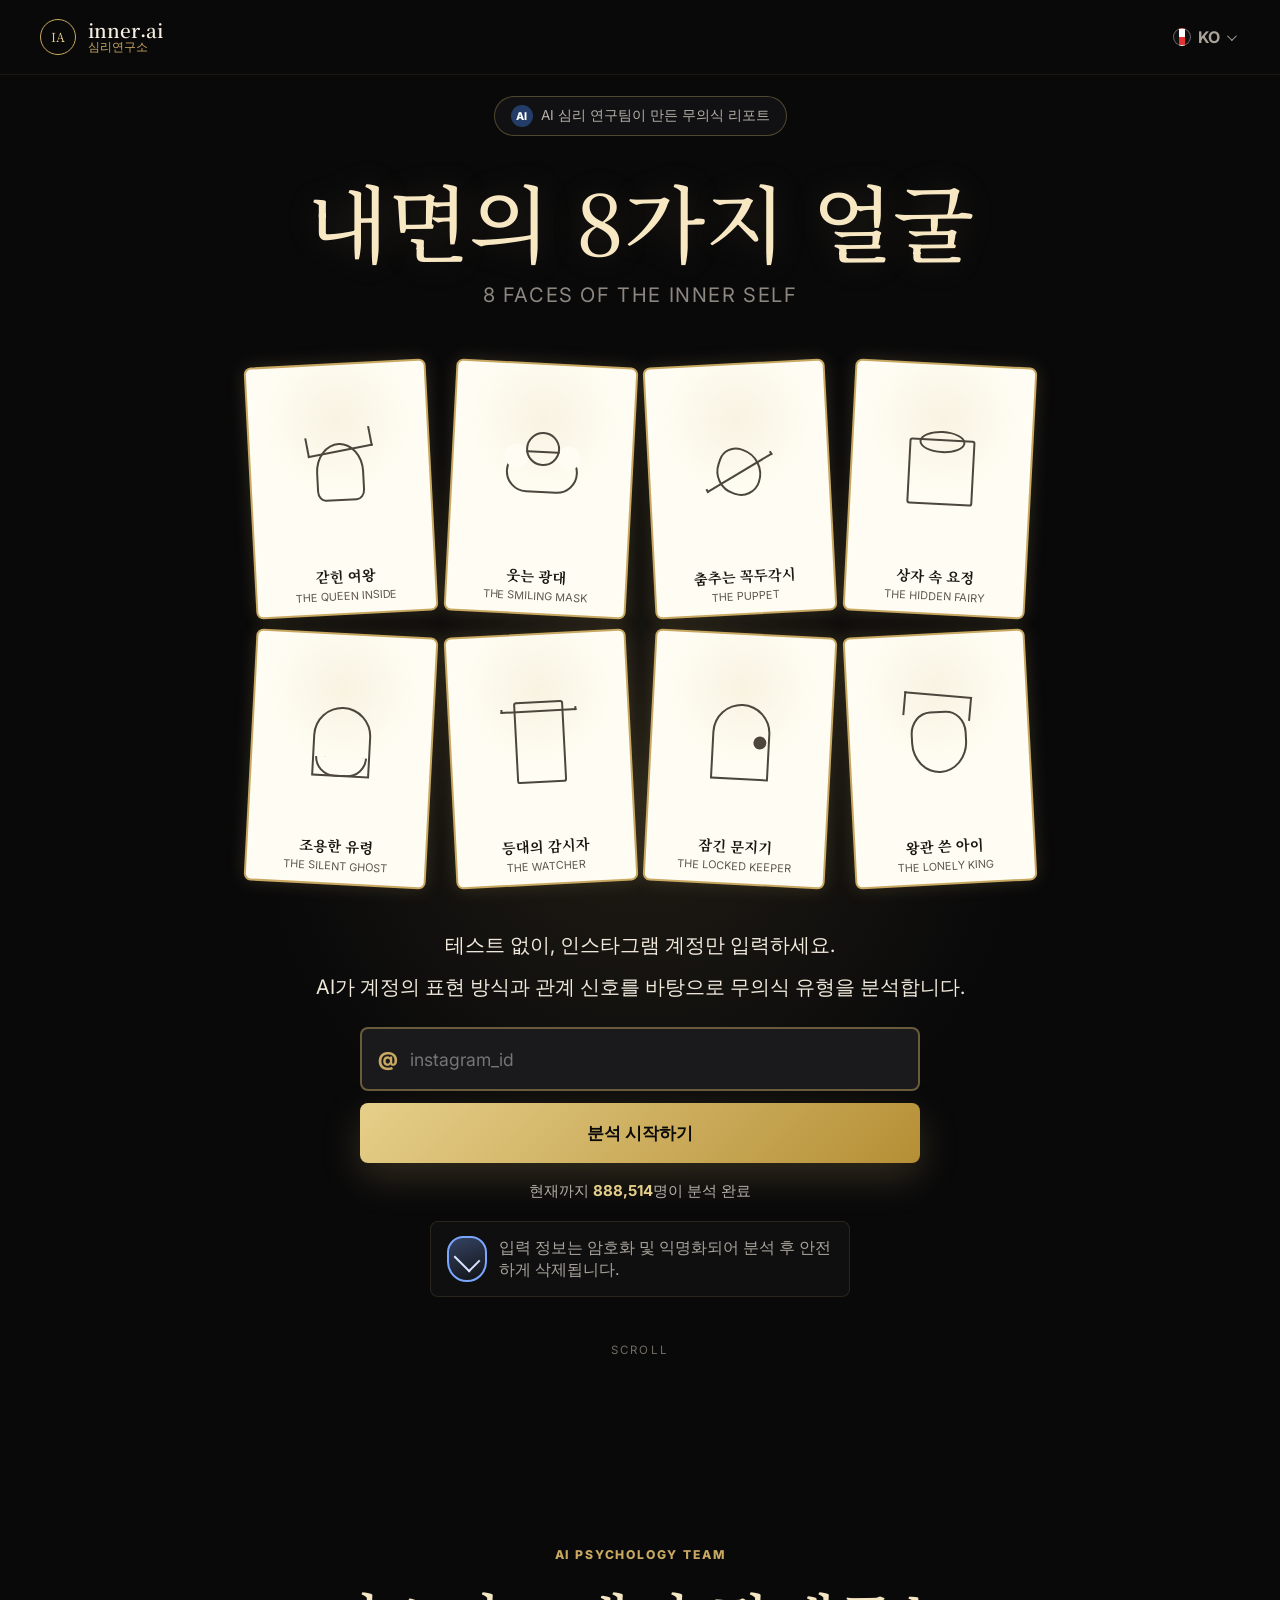
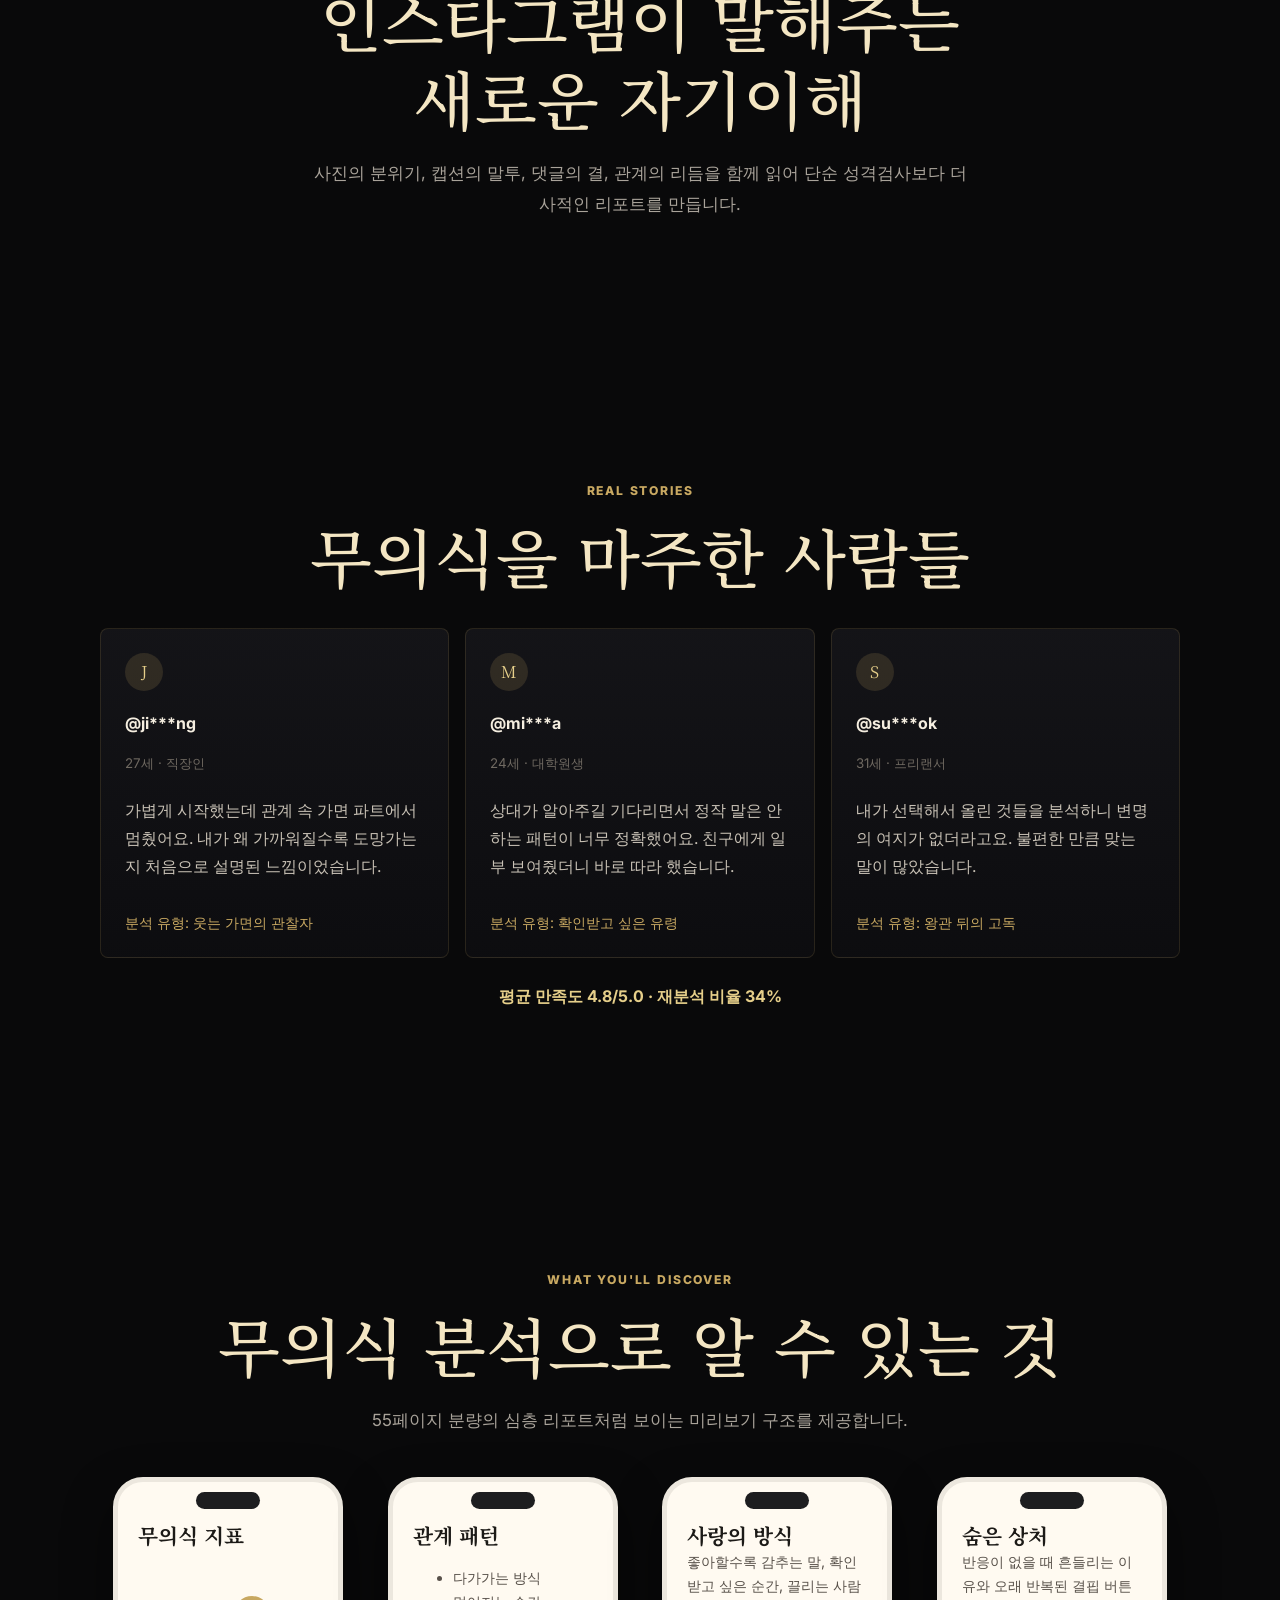
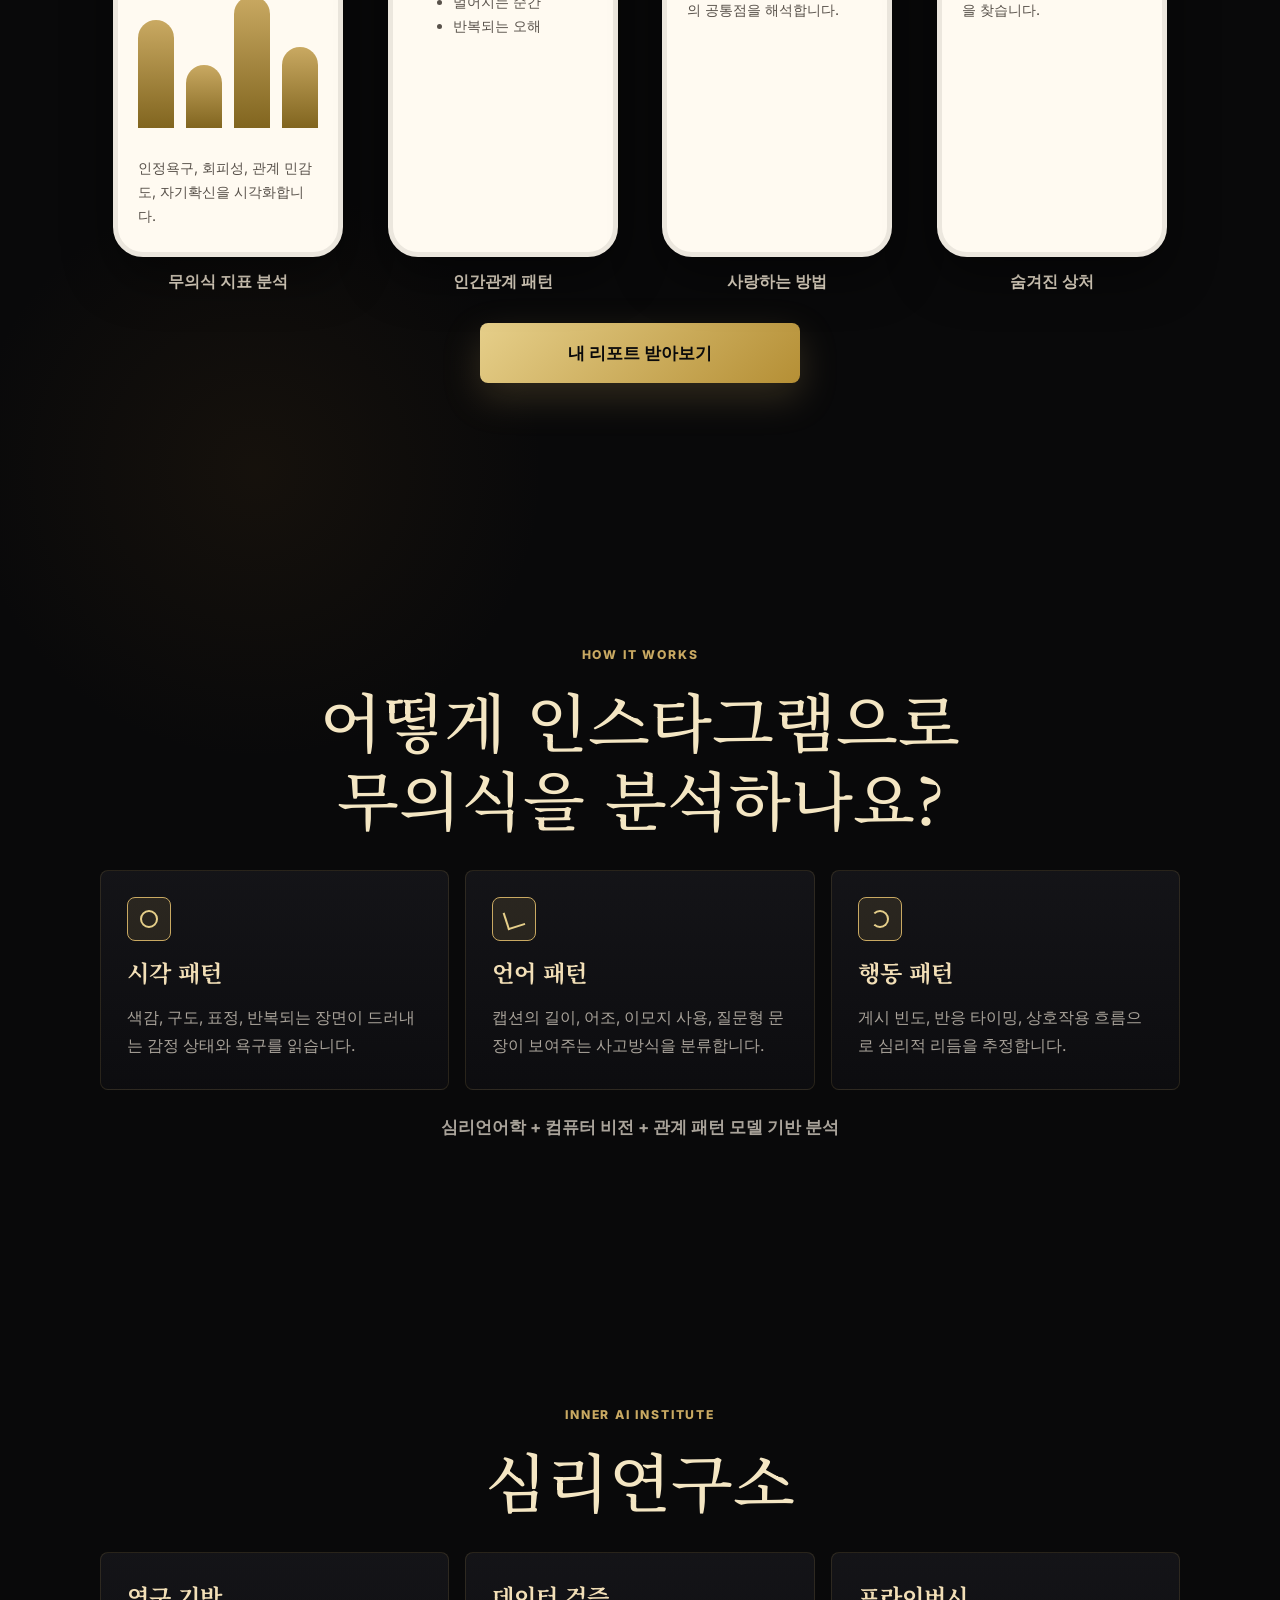
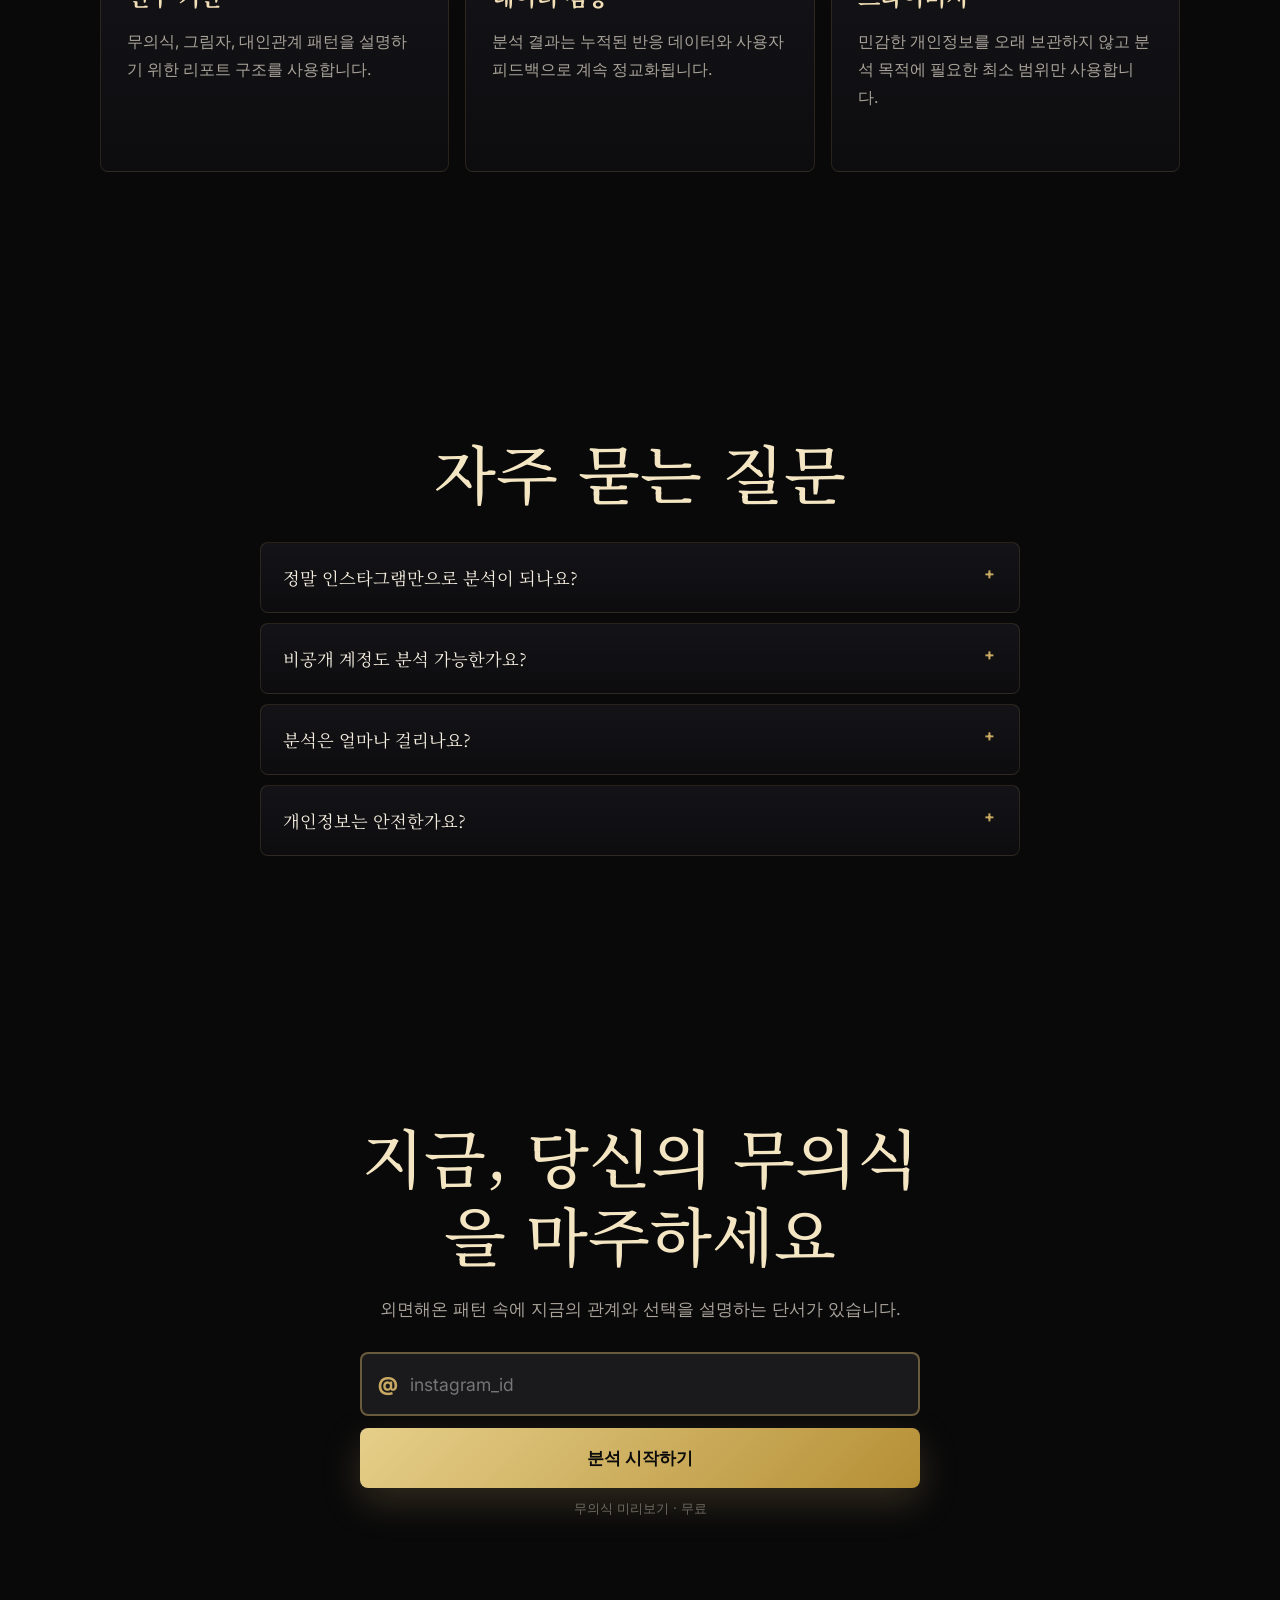
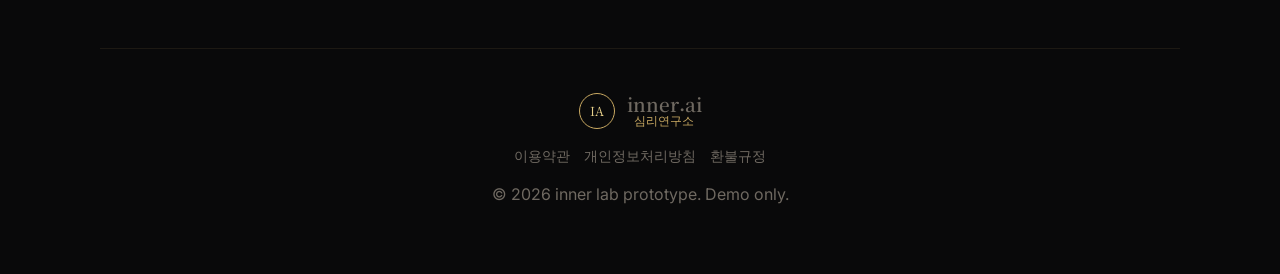
<file: index.html>
<!doctype html>
<html lang="ko">
  <head>
    <meta charset="utf-8">
    <meta name="viewport" content="width=device-width, initial-scale=1">
    <meta name="theme-color" content="#09090a">
    <title>Inner AI Lab - 인스타그램 심리 분석</title>
    <meta name="description" content="인스타그램 계정만 입력하면 무의식 패턴을 분석하는 랜딩/분석 시작 플로우 클론입니다.">
    <link rel="preconnect" href="https://fonts.googleapis.com">
    <link rel="preconnect" href="https://fonts.gstatic.com" crossorigin>
    <link href="https://fonts.googleapis.com/css2?family=Noto+Serif+KR:wght@400;500;600;700&family=Inter:wght@500;600;700;800&display=swap" rel="stylesheet">
    <link rel="stylesheet" href="./styles.css">
  </head>
  <body>
    <header class="site-header">
      <a class="brand" href="#top" aria-label="Inner AI Lab 홈">
        <span class="brand-seal">IA</span>
        <span>
          <strong>inner.ai</strong>
          <small>심리연구소</small>
        </span>
      </a>
      <button class="language-button" type="button" aria-label="언어 선택">
        <span class="flag-dot"></span>
        KO
        <span class="chevron"></span>
      </button>
    </header>

    <main id="top">
      <section class="hero-section">
        <div class="research-badge">
          <span>AI</span>
          <p>AI 심리 연구팀이 만든 무의식 리포트</p>
        </div>

        <h1>내면의 8가지 얼굴</h1>
        <p class="subheading">8 FACES OF THE INNER SELF</p>

        <div class="card-orbit" aria-label="8가지 무의식 카드">
          <article class="face-card tilt-left">
            <span class="card-art crown"></span>
            <strong>갇힌 여왕</strong>
            <small>The Queen Inside</small>
          </article>
          <article class="face-card tilt-right">
            <span class="card-art cloud"></span>
            <strong>웃는 광대</strong>
            <small>The Smiling Mask</small>
          </article>
          <article class="face-card tilt-left">
            <span class="card-art dancer"></span>
            <strong>춤추는 꼭두각시</strong>
            <small>The Puppet</small>
          </article>
          <article class="face-card tilt-right">
            <span class="card-art box"></span>
            <strong>상자 속 요정</strong>
            <small>The Hidden Fairy</small>
          </article>
          <article class="face-card tilt-right">
            <span class="card-art ghost"></span>
            <strong>조용한 유령</strong>
            <small>The Silent Ghost</small>
          </article>
          <article class="face-card tilt-left">
            <span class="card-art tower"></span>
            <strong>등대의 감시자</strong>
            <small>The Watcher</small>
          </article>
          <article class="face-card tilt-right">
            <span class="card-art door"></span>
            <strong>잠긴 문지기</strong>
            <small>The Locked Keeper</small>
          </article>
          <article class="face-card tilt-left">
            <span class="card-art king"></span>
            <strong>왕관 쓴 아이</strong>
            <small>The Lonely King</small>
          </article>
        </div>

        <div class="hero-copy">
          <p>테스트 없이, 인스타그램 계정만 입력하세요.</p>
          <p>AI가 계정의 표현 방식과 관계 신호를 바탕으로 무의식 유형을 분석합니다.</p>
        </div>

        <form class="start-form" id="startForm">
          <div class="handle-field">
            <span>@</span>
            <input id="handleInput" type="text" placeholder="instagram_id" autocomplete="off" minlength="2" required>
          </div>
          <button class="gold-button" id="mainCta" type="submit">분석 시작하기</button>
        </form>

        <p class="counter">현재까지 <strong id="analysisCount">327,119</strong>명이 분석 완료</p>
        <div class="security-note">
          <span class="shield-mark"></span>
          <p>입력 정보는 암호화 및 익명화되어 분석 후 안전하게 삭제됩니다.</p>
        </div>

        <a class="scroll-indicator" href="#intro">SCROLL</a>
      </section>

      <section class="intro-section" id="intro">
        <span class="section-kicker">AI PSYCHOLOGY TEAM</span>
        <h2>인스타그램이 말해주는<br>새로운 자기이해</h2>
        <p>사진의 분위기, 캡션의 말투, 댓글의 결, 관계의 리듬을 함께 읽어 단순 성격검사보다 더 사적인 리포트를 만듭니다.</p>
      </section>

      <section class="stories-section">
        <span class="section-kicker">REAL STORIES</span>
        <h2>무의식을 마주한 사람들</h2>
        <div class="story-list">
          <article class="story-card">
            <span>J</span>
            <strong>@ji***ng</strong>
            <small>27세 · 직장인</small>
            <p>가볍게 시작했는데 관계 속 가면 파트에서 멈췄어요. 내가 왜 가까워질수록 도망가는지 처음으로 설명된 느낌이었습니다.</p>
            <em>분석 유형: 웃는 가면의 관찰자</em>
          </article>
          <article class="story-card">
            <span>M</span>
            <strong>@mi***a</strong>
            <small>24세 · 대학원생</small>
            <p>상대가 알아주길 기다리면서 정작 말은 안 하는 패턴이 너무 정확했어요. 친구에게 일부 보여줬더니 바로 따라 했습니다.</p>
            <em>분석 유형: 확인받고 싶은 유령</em>
          </article>
          <article class="story-card">
            <span>S</span>
            <strong>@su***ok</strong>
            <small>31세 · 프리랜서</small>
            <p>내가 선택해서 올린 것들을 분석하니 변명의 여지가 없더라고요. 불편한 만큼 맞는 말이 많았습니다.</p>
            <em>분석 유형: 왕관 뒤의 고독</em>
          </article>
        </div>
        <div class="proof-line">평균 만족도 4.8/5.0 · 재분석 비율 34%</div>
      </section>

      <section class="discover-section">
        <span class="section-kicker">WHAT YOU'LL DISCOVER</span>
        <h2>무의식 분석으로 알 수 있는 것</h2>
        <p>55페이지 분량의 심층 리포트처럼 보이는 미리보기 구조를 제공합니다.</p>
        <div class="phone-carousel">
          <article class="phone-card active">
            <div class="phone-frame">
              <div class="phone-notch"></div>
              <h3>무의식 지표</h3>
              <div class="mini-chart">
                <span style="height:72%"></span>
                <span style="height:42%"></span>
                <span style="height:88%"></span>
                <span style="height:54%"></span>
              </div>
              <p>인정욕구, 회피성, 관계 민감도, 자기확신을 시각화합니다.</p>
            </div>
            <strong>무의식 지표 분석</strong>
          </article>
          <article class="phone-card">
            <div class="phone-frame">
              <div class="phone-notch"></div>
              <h3>관계 패턴</h3>
              <ul>
                <li>다가가는 방식</li>
                <li>멀어지는 순간</li>
                <li>반복되는 오해</li>
              </ul>
            </div>
            <strong>인간관계 패턴</strong>
          </article>
          <article class="phone-card">
            <div class="phone-frame">
              <div class="phone-notch"></div>
              <h3>사랑의 방식</h3>
              <p>좋아할수록 감추는 말, 확인받고 싶은 순간, 끌리는 사람의 공통점을 해석합니다.</p>
            </div>
            <strong>사랑하는 방법</strong>
          </article>
          <article class="phone-card">
            <div class="phone-frame">
              <div class="phone-notch"></div>
              <h3>숨은 상처</h3>
              <p>반응이 없을 때 흔들리는 이유와 오래 반복된 결핍 버튼을 찾습니다.</p>
            </div>
            <strong>숨겨진 상처</strong>
          </article>
        </div>
        <button class="gold-button secondary-cta" type="button" data-scroll-start>내 리포트 받아보기</button>
      </section>

      <section class="how-section">
        <span class="section-kicker">HOW IT WORKS</span>
        <h2>어떻게 인스타그램으로<br>무의식을 분석하나요?</h2>
        <div class="method-grid">
          <article>
            <span class="method-icon visual"></span>
            <h3>시각 패턴</h3>
            <p>색감, 구도, 표정, 반복되는 장면이 드러내는 감정 상태와 욕구를 읽습니다.</p>
          </article>
          <article>
            <span class="method-icon language"></span>
            <h3>언어 패턴</h3>
            <p>캡션의 길이, 어조, 이모지 사용, 질문형 문장이 보여주는 사고방식을 분류합니다.</p>
          </article>
          <article>
            <span class="method-icon rhythm"></span>
            <h3>행동 패턴</h3>
            <p>게시 빈도, 반응 타이밍, 상호작용 흐름으로 심리적 리듬을 추정합니다.</p>
          </article>
        </div>
        <p class="method-note">심리언어학 + 컴퓨터 비전 + 관계 패턴 모델 기반 분석</p>
      </section>

      <section class="lab-section">
        <span class="section-kicker">INNER AI INSTITUTE</span>
        <h2>심리연구소</h2>
        <div class="lab-grid">
          <article>
            <h3>연구 기반</h3>
            <p>무의식, 그림자, 대인관계 패턴을 설명하기 위한 리포트 구조를 사용합니다.</p>
          </article>
          <article>
            <h3>데이터 검증</h3>
            <p>분석 결과는 누적된 반응 데이터와 사용자 피드백으로 계속 정교화됩니다.</p>
          </article>
          <article>
            <h3>프라이버시</h3>
            <p>민감한 개인정보를 오래 보관하지 않고 분석 목적에 필요한 최소 범위만 사용합니다.</p>
          </article>
        </div>
      </section>

      <section class="faq-section">
        <h2>자주 묻는 질문</h2>
        <div class="faq-list">
          <button class="faq-item" type="button">
            <span>정말 인스타그램만으로 분석이 되나요?</span>
            <strong>+</strong>
            <p>공개된 표현, 반복되는 콘텐츠, 상호작용 신호를 해석합니다. 의학적 진단이 아니라 자기이해용 리포트입니다.</p>
          </button>
          <button class="faq-item" type="button">
            <span>비공개 계정도 분석 가능한가요?</span>
            <strong>+</strong>
            <p>실서비스에서는 권한 연결이 필요합니다. 이 클론은 UI 플로우를 보여주기 위한 데모입니다.</p>
          </button>
          <button class="faq-item" type="button">
            <span>분석은 얼마나 걸리나요?</span>
            <strong>+</strong>
            <p>계정 데이터 양에 따라 달라지지만, 랜딩에서는 대기/수집/해석 상태를 순차적으로 보여줍니다.</p>
          </button>
          <button class="faq-item" type="button">
            <span>개인정보는 안전한가요?</span>
            <strong>+</strong>
            <p>실제 서비스에서는 토큰 암호화, 최소 수집, 분석 후 삭제 정책이 필요합니다.</p>
          </button>
        </div>
      </section>

      <section class="final-cta">
        <h2>지금, 당신의 무의식을 마주하세요</h2>
        <p>외면해온 패턴 속에 지금의 관계와 선택을 설명하는 단서가 있습니다.</p>
        <form class="start-form bottom-form" id="bottomForm">
          <div class="handle-field">
            <span>@</span>
            <input id="bottomHandleInput" type="text" placeholder="instagram_id" autocomplete="off" minlength="2">
          </div>
          <button class="gold-button" type="submit">분석 시작하기</button>
        </form>
        <small>무의식 미리보기 · 무료</small>
      </section>
    </main>

    <footer class="site-footer">
      <div class="brand footer-brand">
        <span class="brand-seal">IA</span>
        <span>
          <strong>inner.ai</strong>
          <small>심리연구소</small>
        </span>
      </div>
      <nav>
        <a href="#top">이용약관</a>
        <a href="#top">개인정보처리방침</a>
        <a href="#top">환불규정</a>
      </nav>
      <p>© 2026 inner lab prototype. Demo only.</p>
    </footer>

    <div class="modal-layer" id="accountModal" aria-hidden="true">
      <div class="modal-backdrop" data-close-modal></div>
      <section class="choice-modal" role="dialog" aria-modal="true" aria-labelledby="accountTitle">
        <button class="modal-close" type="button" data-close-modal aria-label="닫기"></button>
        <h2 id="accountTitle">맞춤형 분석을 위해 알려주세요</h2>
        <p>분석 결과를 더 정확하고 유용하게 제공하기 위해 확인이 필요합니다.</p>
        <button class="choice-card" type="button" data-account="mine">
          <strong>내 계정이에요</strong>
          <span>나 자신을 이해하는 데 도움이 되는 내용으로 분석됩니다.</span>
        </button>
        <button class="choice-card" type="button" data-account="other">
          <strong>다른 사람 계정이에요</strong>
          <span>제3자의 시선에서 도움이 되는 내용으로 분석됩니다.</span>
        </button>
      </section>
    </div>

    <div class="modal-layer" id="specialModal" aria-hidden="true">
      <div class="modal-backdrop" data-close-modal></div>
      <section class="special-modal" role="dialog" aria-modal="true" aria-labelledby="specialTitle">
        <button class="modal-close" type="button" data-close-modal aria-label="닫기"></button>
        <h2 id="specialTitle">스페셜 분석</h2>
        <div class="report-preview">
          <div class="preview-notch"></div>
          <h3>나를 움직이는<br>숨은 질문</h3>
          <p>추가 질문 하나를 선택하면 리포트의 마지막 챕터가 더 개인적으로 생성됩니다.</p>
        </div>
        <p class="special-copy">완성된 무의식 보고서와 함께 원하는 질문 하나를 추가 분석해 드립니다.</p>
        <div class="question-list">
          <button type="button" class="question-option selected">나를 무장해제 시키는 칭찬 세가지는?</button>
          <button type="button" class="question-option">내가 가장 질투하는 사람은 누구이며, 그 이유</button>
          <button type="button" class="question-option">내 안에 숨어있는 괴물이 있다면 어떤 모습일까</button>
          <button type="button" class="question-option">직접 작성하기</button>
        </div>
        <p class="warning-copy">당신의 가장 어두운 질문을 던져보세요. 스스로도 무서워서 묻지 못했던 질문일수록 더 선명한 리포트가 됩니다.</p>
        <textarea class="custom-question" id="customQuestion" placeholder="직접 작성하기"></textarea>
        <button class="gold-button full" type="button" id="specialStart">분석시작하기</button>
      </section>
    </div>

    <div class="modal-layer" id="profileModal" aria-hidden="true">
      <div class="modal-backdrop" data-close-modal></div>
      <section class="profile-modal" role="dialog" aria-modal="true" aria-labelledby="profileTitle">
        <button class="modal-close" type="button" data-close-modal aria-label="닫기"></button>
        <h2 id="profileTitle">하나만 더!</h2>
        <p>성별과 나이를 입력하면<br><strong>더 정확한 분석</strong>이 가능해요</p>
        <fieldset>
          <legend>성별</legend>
          <div class="segmented">
            <button type="button" data-gender="male">남성</button>
            <button type="button" data-gender="female">여성</button>
          </div>
        </fieldset>
        <label class="select-label" for="birthYear">출생년도</label>
        <select id="birthYear">
          <option value="">선택하기</option>
          <option>2004</option>
          <option>2003</option>
          <option>2002</option>
          <option>2001</option>
          <option>2000</option>
          <option>1999</option>
          <option>1998</option>
          <option>1997</option>
          <option>1996</option>
          <option>1995</option>
          <option>1994</option>
          <option>1993</option>
          <option>1992</option>
          <option>1991</option>
          <option>1990</option>
        </select>
        <button class="gold-button full" type="button" id="profileStart">분석 시작하기</button>
        <button class="skip-button" type="button" id="skipProfile">건너뛰기</button>
      </section>
    </div>

    <div class="analysis-overlay" id="analysisOverlay" aria-hidden="true">
      <div class="analysis-box">
        <span class="scanner"></span>
        <h2 id="analysisOverlayTitle">@instagram 분석을 시작했습니다</h2>
        <p id="analysisStatus">계정 공개 신호를 확인하는 중입니다.</p>
        <div class="analysis-progress">
          <span id="progressFill"></span>
        </div>
        <ul class="analysis-steps">
          <li class="active">계정 접근 확인</li>
          <li>게시물 패턴 수집</li>
          <li>언어/관계 신호 해석</li>
          <li>무의식 리포트 생성</li>
        </ul>
        <button class="outline-button" type="button" id="closeAnalysis">랜딩 계속 보기</button>
      </div>
    </div>

    <script src="./script.js"></script>
  </body>
</html>
</file>
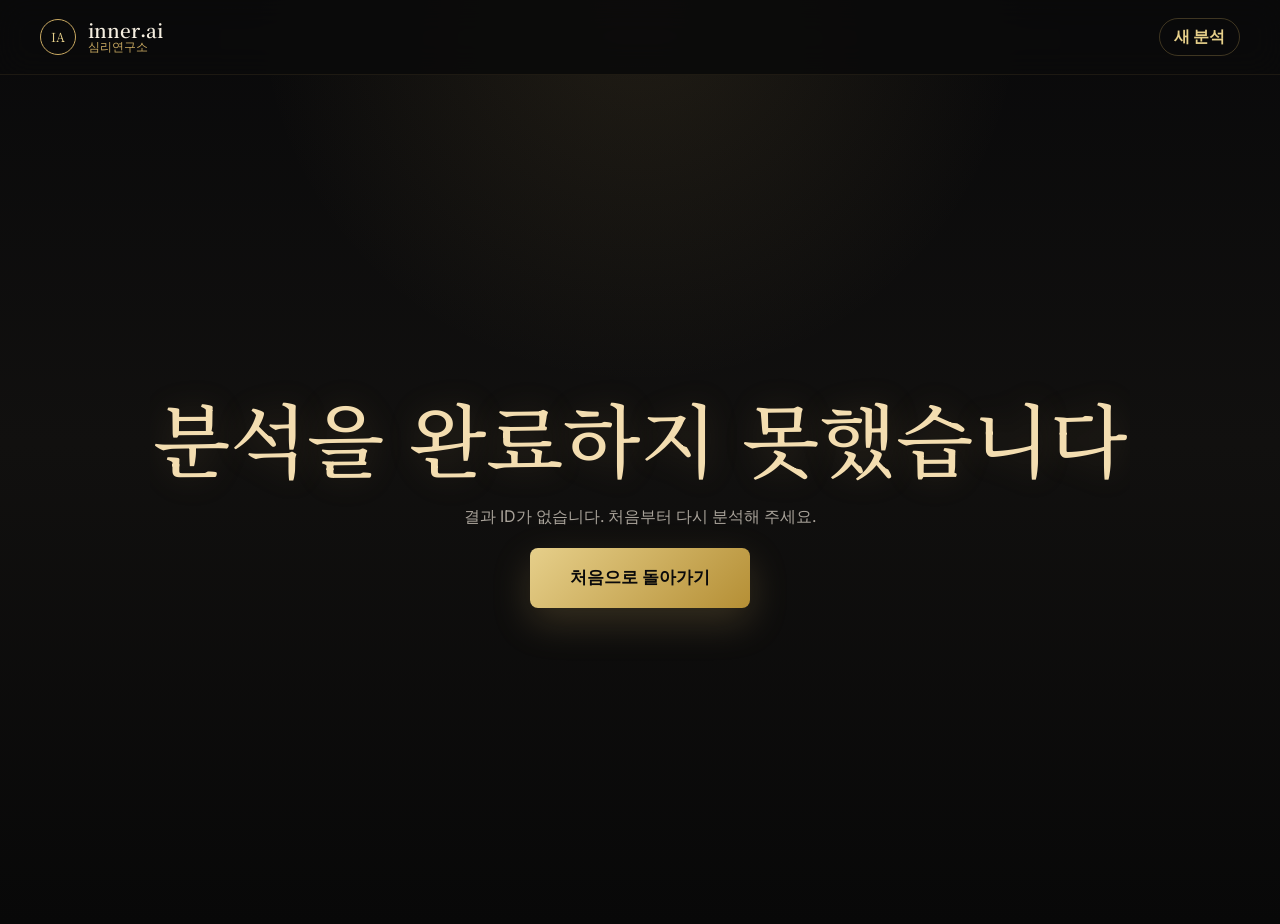
<file: result.html>
<!doctype html>
<html lang="ko">
  <head>
    <meta charset="utf-8">
    <meta name="viewport" content="width=device-width, initial-scale=1">
    <meta name="theme-color" content="#09090a">
    <title>무의식 분석 결과 | Inner AI Lab</title>
    <meta name="description" content="Instagram 데이터 기반 무의식 분석 결과 화면입니다.">
    <link rel="preconnect" href="https://fonts.googleapis.com">
    <link rel="preconnect" href="https://fonts.gstatic.com" crossorigin>
    <link href="https://fonts.googleapis.com/css2?family=Noto+Serif+KR:wght@400;500;600;700&family=Inter:wght@500;600;700;800&display=swap" rel="stylesheet">
    <link rel="stylesheet" href="./styles.css">
    <link rel="stylesheet" href="./result.css">
  </head>
  <body class="result-body">
    <header class="site-header">
      <a class="brand" href="./" aria-label="Inner AI Lab 홈">
        <span class="brand-seal">IA</span>
        <span>
          <strong>inner.ai</strong>
          <small>심리연구소</small>
        </span>
      </a>
      <a class="result-header-link" href="./">새 분석</a>
    </header>

    <main class="result-shell">
      <section class="result-loading" id="loadingState">
        <span class="scanner"></span>
        <h1>리포트를 불러오는 중</h1>
        <p>Instagram 데이터에서 추출한 패턴을 정리하고 있습니다.</p>
      </section>

      <section class="result-error" id="errorState" hidden>
        <h1>분석을 완료하지 못했습니다</h1>
        <p id="errorMessage">다시 시도해 주세요.</p>
        <a class="gold-button result-home-button" href="./">처음으로 돌아가기</a>
      </section>

      <article class="report-page" id="reportPage" hidden>
        <section class="report-hero">
          <span class="section-kicker">REPORT COMPLETE</span>
          <h1 id="archetypeName">가면 뒤에 숨은 광대</h1>
          <p id="archetypeSubtitle">웃으며 거리를 조절하는 사람</p>
          <div class="result-profile">
            <img id="profileImage" alt="" hidden>
            <div>
              <strong id="username">@instagram</strong>
              <span id="profileMeta">Professional account</span>
            </div>
          </div>
        </section>

        <section class="tarot-section">
          <div class="big-type-card">
            <span class="card-art cloud"></span>
            <strong id="typeCardTitle">웃는 광대</strong>
            <small>THE MASKED SELF</small>
          </div>
          <div class="summary-copy">
            <h2>당신의 무의식 요약</h2>
            <p id="summaryText"></p>
          </div>
        </section>

        <section class="evidence-strip">
          <div>
            <span>게시물</span>
            <strong id="mediaAnalyzed">0</strong>
          </div>
          <div>
            <span>댓글</span>
            <strong id="commentsAnalyzed">0</strong>
          </div>
          <div>
            <span>관계 신호</span>
            <strong id="uniqueCommenters">0</strong>
          </div>
          <div>
            <span>총 반응</span>
            <strong id="totalReactions">0</strong>
          </div>
        </section>

        <section class="score-section">
          <span class="section-kicker">UNCONSCIOUS INDEX</span>
          <h2>무의식 지표</h2>
          <div class="score-grid" id="scoreGrid"></div>
        </section>

        <section class="chapter-section">
          <span class="section-kicker">REPORT CHAPTERS</span>
          <h2>분석 챕터</h2>
          <div class="chapter-list" id="chapterList"></div>
        </section>

        <section class="keyword-section">
          <h2>데이터에서 자주 보인 단서</h2>
          <div class="keyword-grid" id="keywordGrid"></div>
        </section>

        <section class="locked-section">
          <span class="section-kicker">FULL REPORT</span>
          <h2>55페이지 전체 리포트 열기</h2>
          <p>상세 관계 패턴, 사랑하는 방식, 호감을 사는 법, 숨겨진 상처, 앞으로의 성장 루트는 전체 리포트에서 이어집니다.</p>
          <div class="locked-preview">
            <div>인간관계 패턴 상세</div>
            <div>사랑에 빠지는 과정</div>
            <div>무너지는 순간</div>
            <div>나를 회복시키는 문장</div>
          </div>
          <button class="gold-button" type="button">전체 리포트 받기</button>
        </section>

        <p class="report-disclaimer" id="disclaimer"></p>
      </article>
    </main>

    <script src="./result.js"></script>
  </body>
</html>
</file>
<file: styles.css>
:root {
  --bg: #09090a;
  --surface: #121214;
  --surface-2: #19191d;
  --line: rgba(201, 169, 98, 0.24);
  --gold: #c9a962;
  --gold-2: #e6cf8a;
  --text: #f5eee0;
  --muted: #a9a39a;
  --dim: #6f6961;
  --danger: #e0a247;
  --radius: 8px;
  color-scheme: dark;
}

* {
  box-sizing: border-box;
}

[hidden] {
  display: none !important;
}

html {
  scroll-behavior: smooth;
}

body {
  margin: 0;
  min-height: 100vh;
  background:
    radial-gradient(circle at 50% 12%, rgba(201, 169, 98, 0.12), transparent 24rem),
    radial-gradient(circle at 20% 55%, rgba(113, 76, 27, 0.12), transparent 18rem),
    #09090a;
  color: var(--text);
  font-family: Inter, system-ui, -apple-system, BlinkMacSystemFont, "Segoe UI", sans-serif;
  letter-spacing: 0;
}

body.modal-open,
body.analysis-open {
  overflow: hidden;
}

button,
input,
select,
textarea {
  font: inherit;
}

button {
  cursor: pointer;
}

a {
  color: inherit;
  text-decoration: none;
}

.site-header {
  position: fixed;
  inset: 0 0 auto;
  z-index: 50;
  height: 75px;
  display: flex;
  align-items: center;
  justify-content: space-between;
  padding: 13px clamp(16px, 4vw, 40px);
  background: rgba(10, 10, 11, 0.9);
  border-bottom: 1px solid rgba(201, 169, 98, 0.1);
  backdrop-filter: blur(16px);
}

.brand {
  display: inline-flex;
  align-items: center;
  gap: 12px;
}

.brand-seal {
  width: 36px;
  height: 36px;
  display: grid;
  place-items: center;
  border: 1px solid var(--gold);
  border-radius: 999px;
  color: var(--gold-2);
  font-family: "Noto Serif KR", serif;
  font-size: 0.78rem;
}

.brand strong {
  display: block;
  font-family: "Noto Serif KR", serif;
  font-size: 1.18rem;
  font-weight: 600;
  line-height: 1.05;
}

.brand small {
  display: block;
  color: var(--gold);
  font-size: 0.78rem;
  line-height: 1.15;
}

.language-button {
  display: inline-flex;
  align-items: center;
  gap: 7px;
  border: 0;
  color: var(--muted);
  background: transparent;
  font-weight: 700;
}

.flag-dot {
  width: 18px;
  height: 18px;
  border-radius: 999px;
  background:
    linear-gradient(90deg, #111 0 33%, transparent 33% 66%, #111 66%),
    linear-gradient(#fff 0 50%, #e23232 50%);
  border: 1px solid rgba(255, 255, 255, 0.35);
}

.chevron {
  width: 7px;
  height: 7px;
  border-right: 1px solid var(--muted);
  border-bottom: 1px solid var(--muted);
  transform: rotate(45deg) translateY(-2px);
}

main {
  overflow: hidden;
}

.hero-section,
.intro-section,
.stories-section,
.discover-section,
.how-section,
.lab-section,
.faq-section,
.final-cta,
.site-footer {
  width: min(100% - 32px, 1080px);
  margin-inline: auto;
}

.hero-section {
  min-height: 100vh;
  padding: 96px 0 56px;
  display: flex;
  flex-direction: column;
  align-items: center;
  text-align: center;
}

.research-badge {
  display: inline-flex;
  align-items: center;
  gap: 8px;
  min-height: 38px;
  padding: 8px 16px;
  border: 1px solid rgba(201, 169, 98, 0.35);
  border-radius: 999px;
  background: rgba(20, 20, 23, 0.78);
  color: #b7b2aa;
  font-size: 0.85rem;
}

.research-badge span {
  width: 22px;
  height: 22px;
  display: grid;
  place-items: center;
  border-radius: 999px;
  background: #243d68;
  color: #fff;
  font-size: 0.67rem;
  font-weight: 800;
}

.research-badge p {
  margin: 0;
}

h1,
h2,
h3,
p {
  margin: 0;
}

h1,
h2 {
  font-family: "Noto Serif KR", serif;
  font-weight: 500;
  letter-spacing: 0;
}

h1 {
  margin-top: 34px;
  color: #f7e8c3;
  font-size: clamp(2.55rem, 7vw, 5.25rem);
  line-height: 1.18;
  text-shadow: 0 0 34px rgba(201, 169, 98, 0.18);
}

.subheading {
  margin-top: 14px;
  color: #8d8780;
  font-size: clamp(0.98rem, 2vw, 1.25rem);
  letter-spacing: 0.08em;
}

.card-orbit {
  width: min(100%, 780px);
  margin: 56px auto 44px;
  display: grid;
  grid-template-columns: repeat(4, minmax(0, 1fr));
  gap: clamp(10px, 2vw, 18px);
  perspective: 900px;
}

.face-card {
  aspect-ratio: 0.72;
  min-height: 190px;
  padding: 12px 8px 10px;
  border: 2px solid var(--gold);
  border-radius: 7px;
  background:
    radial-gradient(circle at 50% 22%, rgba(201, 169, 98, 0.12), transparent 36%),
    #fffdf3;
  color: #1b1712;
  display: flex;
  flex-direction: column;
  justify-content: flex-end;
  align-items: center;
  box-shadow:
    0 0 0 1px rgba(255, 255, 255, 0.18) inset,
    0 0 18px rgba(201, 169, 98, 0.2);
  animation: floatCard 4.8s ease-in-out infinite;
}

.face-card:nth-child(2n) {
  animation-delay: -1.2s;
}

.face-card:nth-child(3n) {
  animation-delay: -2.4s;
}

.tilt-left {
  transform: rotate(-3deg);
}

.tilt-right {
  transform: rotate(3deg);
}

.face-card strong {
  margin-top: auto;
  font-family: "Noto Serif KR", serif;
  font-size: clamp(0.64rem, 1.6vw, 0.9rem);
  line-height: 1.25;
}

.face-card small {
  margin-top: 4px;
  color: #5f574e;
  font-size: clamp(0.48rem, 1.2vw, 0.68rem);
  text-transform: uppercase;
}

.card-art {
  position: relative;
  flex: 1;
  width: 100%;
  min-height: 80px;
  display: block;
}

.card-art::before,
.card-art::after {
  content: "";
  position: absolute;
  left: 50%;
  top: 50%;
  transform: translate(-50%, -50%);
  border: 2px solid #4c463d;
}

.crown::before {
  width: 44px;
  height: 54px;
  border-radius: 50% 50% 18% 18%;
}

.crown::after {
  width: 62px;
  height: 18px;
  top: 34%;
  border-top: 0;
  transform: translate(-50%, -50%) rotate(-8deg);
}

.cloud::before {
  width: 68px;
  height: 38px;
  border-radius: 999px;
}

.cloud::after {
  width: 30px;
  height: 30px;
  top: 38%;
  border-radius: 999px;
  box-shadow: -26px 8px 0 -5px #fffdf3, 26px 8px 0 -5px #fffdf3;
}

.dancer::before {
  width: 42px;
  height: 42px;
  border-radius: 40% 60% 45% 55%;
  transform: translate(-50%, -50%) rotate(22deg);
}

.dancer::after {
  width: 72px;
  height: 2px;
  border-top: 0;
  transform: translate(-50%, -50%) rotate(-28deg);
}

.box::before {
  width: 62px;
  height: 62px;
  border-radius: 3px;
}

.box::after {
  width: 42px;
  height: 18px;
  top: 34%;
  border-radius: 50%;
}

.ghost::before {
  width: 54px;
  height: 66px;
  border-radius: 999px 999px 12px 12px;
}

.ghost::after {
  width: 48px;
  height: 18px;
  top: 63%;
  border-top: 0;
  border-radius: 0 0 999px 999px;
}

.tower::before {
  width: 46px;
  height: 78px;
  border-radius: 3px;
}

.tower::after {
  width: 72px;
  height: 2px;
  top: 33%;
  border-top: 0;
}

.door::before {
  width: 54px;
  height: 72px;
  border-radius: 999px 999px 4px 4px;
}

.door::after {
  width: 9px;
  height: 9px;
  left: 62%;
  border-radius: 999px;
  background: #4c463d;
}

.king::before {
  width: 52px;
  height: 58px;
  border-radius: 40% 40% 55% 55%;
}

.king::after {
  width: 64px;
  height: 22px;
  top: 31%;
  border-bottom: 0;
  transform: translate(-50%, -50%) rotate(8deg);
}

.hero-copy {
  display: grid;
  gap: 10px;
  margin-bottom: 24px;
  color: #f1e9dc;
  font-size: clamp(1rem, 2.3vw, 1.25rem);
  line-height: 1.6;
}

.start-form {
  width: min(100%, 560px);
  display: grid;
  gap: 12px;
}

.handle-field {
  position: relative;
  display: flex;
  align-items: center;
}

.handle-field span {
  position: absolute;
  left: 18px;
  color: var(--gold);
  font-size: 1.2rem;
  font-weight: 800;
}

.handle-field input {
  width: 100%;
  min-height: 64px;
  padding: 0 18px 0 48px;
  border: 2px solid rgba(201, 169, 98, 0.46);
  border-radius: var(--radius);
  outline: 0;
  background: #1a1a1d;
  color: #fff;
  font-size: 1.1rem;
  transition: border-color 160ms ease, box-shadow 160ms ease;
}

.handle-field input:focus {
  border-color: var(--gold);
  box-shadow: 0 0 0 4px rgba(201, 169, 98, 0.12);
}

.gold-button {
  min-height: 60px;
  border: 0;
  border-radius: var(--radius);
  padding: 0 24px;
  background: linear-gradient(135deg, var(--gold-2), #b58f35);
  color: #0a0a0b;
  font-size: 1.05rem;
  font-weight: 800;
  box-shadow: 0 14px 38px rgba(201, 169, 98, 0.22);
  transition: transform 160ms ease, filter 160ms ease;
}

.gold-button:hover {
  transform: translateY(-1px);
  filter: brightness(1.08);
}

.gold-button.full {
  width: 100%;
}

.counter {
  margin-top: 18px;
  color: #b5b0a8;
  font-size: 0.94rem;
}

.counter strong {
  color: var(--gold-2);
}

.security-note {
  width: min(100%, 420px);
  margin-top: 20px;
  display: flex;
  align-items: center;
  gap: 12px;
  padding: 14px 16px;
  border: 1px solid rgba(201, 169, 98, 0.14);
  border-radius: var(--radius);
  background: rgba(18, 18, 20, 0.72);
  color: #a9a39a;
  text-align: left;
}

.shield-mark {
  width: 40px;
  height: 46px;
  flex: 0 0 auto;
  border: 2px solid #7ba6ff;
  border-radius: 18px 18px 22px 22px;
  background: linear-gradient(160deg, rgba(123, 166, 255, 0.35), rgba(123, 166, 255, 0.02));
  position: relative;
}

.shield-mark::after {
  content: "";
  position: absolute;
  inset: 10px;
  border-left: 2px solid #d8e4ff;
  border-bottom: 2px solid #d8e4ff;
  transform: rotate(-45deg);
}

.scroll-indicator {
  margin-top: auto;
  padding-top: 46px;
  color: #726c62;
  font-size: 0.72rem;
  letter-spacing: 0.18em;
}

.intro-section,
.stories-section,
.discover-section,
.how-section,
.lab-section,
.faq-section,
.final-cta {
  padding: clamp(70px, 12vw, 130px) 0;
  text-align: center;
}

.section-kicker {
  display: inline-block;
  margin-bottom: 18px;
  color: var(--gold);
  font-size: 0.76rem;
  font-weight: 800;
  letter-spacing: 0.15em;
}

section h2 {
  color: #f4e6c3;
  font-size: clamp(2rem, 5vw, 4rem);
  line-height: 1.22;
}

.intro-section > p,
.discover-section > p,
.how-section > p,
.final-cta > p {
  width: min(100%, 660px);
  margin: 22px auto 0;
  color: var(--muted);
  font-size: 1.05rem;
  line-height: 1.8;
}

.story-list {
  margin-top: 34px;
  display: grid;
  grid-template-columns: repeat(3, minmax(0, 1fr));
  gap: 16px;
  text-align: left;
}

.story-card,
.lab-grid article,
.method-grid article,
.faq-item {
  border: 1px solid rgba(201, 169, 98, 0.15);
  border-radius: var(--radius);
  background: linear-gradient(180deg, rgba(22, 22, 25, 0.9), rgba(14, 14, 16, 0.9));
}

.story-card {
  min-height: 330px;
  padding: 24px;
  display: grid;
  gap: 10px;
}

.story-card > span {
  width: 38px;
  height: 38px;
  display: grid;
  place-items: center;
  border-radius: 999px;
  background: rgba(201, 169, 98, 0.16);
  color: var(--gold-2);
  font-family: "Noto Serif KR", serif;
}

.story-card small {
  color: var(--dim);
}

.story-card p {
  color: #c8c1b5;
  line-height: 1.75;
}

.story-card em {
  margin-top: auto;
  color: var(--gold);
  font-style: normal;
  font-size: 0.88rem;
}

.proof-line {
  margin-top: 28px;
  color: var(--gold-2);
  font-weight: 700;
}

.phone-carousel {
  margin: 42px auto 30px;
  display: grid;
  grid-template-columns: repeat(4, minmax(210px, 1fr));
  gap: 18px;
}

.phone-card {
  display: grid;
  gap: 14px;
  justify-items: center;
  color: var(--muted);
}

.phone-card strong {
  color: #f0e5d2;
}

.phone-frame {
  position: relative;
  width: min(100%, 230px);
  min-height: 380px;
  padding: 38px 20px 22px;
  border: 5px solid #ece7de;
  border-radius: 30px;
  background: #fffaf1;
  color: #1c1a17;
  text-align: left;
  box-shadow: 0 20px 50px rgba(0, 0, 0, 0.45);
}

.phone-notch {
  position: absolute;
  top: 10px;
  left: 50%;
  width: 64px;
  height: 17px;
  border-radius: 999px;
  background: #1d1d1f;
  transform: translateX(-50%);
}

.phone-frame h3 {
  font-family: "Noto Serif KR", serif;
  font-size: 1.3rem;
}

.phone-frame p,
.phone-frame li {
  color: #58514a;
  line-height: 1.65;
  font-size: 0.9rem;
}

.mini-chart {
  height: 150px;
  display: flex;
  align-items: end;
  gap: 12px;
  margin: 28px 0;
}

.mini-chart span {
  flex: 1;
  border-radius: 999px 999px 0 0;
  background: linear-gradient(#c9a962, #81651f);
}

.secondary-cta {
  width: min(100%, 320px);
}

.method-grid,
.lab-grid {
  margin-top: 34px;
  display: grid;
  grid-template-columns: repeat(3, minmax(0, 1fr));
  gap: 16px;
  text-align: left;
}

.method-grid article,
.lab-grid article {
  min-height: 220px;
  padding: 26px;
  display: grid;
  align-content: start;
  gap: 14px;
}

.method-grid h3,
.lab-grid h3 {
  font-family: "Noto Serif KR", serif;
  color: #f2dfb7;
  font-size: 1.45rem;
}

.method-grid p,
.lab-grid p {
  color: var(--muted);
  line-height: 1.75;
}

.method-icon {
  width: 44px;
  height: 44px;
  display: block;
  border: 1px solid var(--gold);
  border-radius: var(--radius);
  background: rgba(201, 169, 98, 0.12);
  position: relative;
}

.method-icon::after {
  content: "";
  position: absolute;
  inset: 12px;
  border: 2px solid var(--gold-2);
}

.visual::after {
  border-radius: 50%;
}

.language::after {
  border-top: 0;
  border-right: 0;
  transform: rotate(-18deg);
}

.rhythm::after {
  border-radius: 999px;
  border-left-color: transparent;
}

.method-note {
  margin-top: 26px;
  color: var(--gold);
  font-weight: 700;
}

.faq-list {
  width: min(100%, 760px);
  margin: 32px auto 0;
  display: grid;
  gap: 10px;
}

.faq-item {
  width: 100%;
  padding: 0;
  color: var(--text);
  text-align: left;
  overflow: hidden;
}

.faq-item span {
  display: block;
  padding: 22px 58px 22px 22px;
  font-family: "Noto Serif KR", serif;
  font-size: 1.08rem;
}

.faq-item strong {
  position: absolute;
}

.faq-item {
  position: relative;
}

.faq-item > strong {
  right: 24px;
  top: 20px;
  color: var(--gold);
}

.faq-item p {
  display: none;
  padding: 0 22px 22px;
  color: var(--muted);
  line-height: 1.65;
}

.faq-item.open p {
  display: block;
}

.faq-item.open > strong {
  transform: rotate(45deg);
}

.final-cta {
  width: min(100% - 32px, 560px);
}

.final-cta .start-form {
  margin: 28px auto 0;
}

.final-cta small {
  display: block;
  margin-top: 12px;
  color: var(--dim);
}

.site-footer {
  padding: 44px 0 70px;
  border-top: 1px solid rgba(201, 169, 98, 0.1);
  display: grid;
  justify-items: center;
  gap: 18px;
  color: var(--dim);
  text-align: center;
}

.site-footer nav {
  display: flex;
  flex-wrap: wrap;
  justify-content: center;
  gap: 14px;
  font-size: 0.88rem;
}

.modal-layer {
  position: fixed;
  inset: 0;
  z-index: 100;
  display: none;
  align-items: center;
  justify-content: center;
  padding: 18px;
}

.modal-layer[aria-hidden="false"] {
  display: flex;
}

.modal-backdrop {
  position: absolute;
  inset: 0;
  background: rgba(0, 0, 0, 0.72);
  backdrop-filter: blur(8px);
}

.choice-modal,
.special-modal,
.profile-modal {
  position: relative;
  width: min(100%, 420px);
  max-height: min(92vh, 780px);
  overflow: auto;
  padding: 28px 20px 22px;
  border: 1px solid rgba(201, 169, 98, 0.28);
  border-radius: 14px;
  background:
    radial-gradient(circle at 50% 0%, rgba(201, 169, 98, 0.12), transparent 15rem),
    #0d0d0f;
  box-shadow: 0 30px 90px rgba(0, 0, 0, 0.62);
  text-align: center;
  animation: modalIn 220ms ease both;
}

.modal-close {
  position: absolute;
  right: 16px;
  top: 14px;
  width: 34px;
  height: 34px;
  border: 0;
  background: transparent;
}

.modal-close::before,
.modal-close::after {
  content: "";
  position: absolute;
  left: 8px;
  top: 16px;
  width: 18px;
  height: 2px;
  background: #7b756d;
}

.modal-close::before {
  transform: rotate(45deg);
}

.modal-close::after {
  transform: rotate(-45deg);
}

.choice-modal h2,
.special-modal h2,
.profile-modal h2 {
  color: #f0d99e;
  font-family: "Noto Serif KR", serif;
  font-size: clamp(1.7rem, 7vw, 2.6rem);
  font-weight: 500;
  line-height: 1.25;
}

.choice-modal > p,
.special-copy,
.profile-modal > p {
  margin: 14px auto 22px;
  color: #c9c1b6;
  line-height: 1.7;
}

.choice-card {
  width: 100%;
  display: grid;
  gap: 8px;
  margin-top: 12px;
  padding: 18px;
  border: 1px solid rgba(201, 169, 98, 0.28);
  border-radius: var(--radius);
  background: #151517;
  color: var(--text);
  text-align: left;
}

.choice-card:hover,
.question-option:hover,
.question-option.selected {
  border-color: rgba(201, 169, 98, 0.75);
  background: rgba(201, 169, 98, 0.15);
}

.choice-card span {
  color: var(--muted);
  line-height: 1.5;
}

.report-preview {
  width: 132px;
  min-height: 210px;
  margin: 18px auto;
  padding: 32px 12px 16px;
  border: 4px solid #ece7dc;
  border-radius: 22px;
  background: #fffaf1;
  color: #1e1b18;
  position: relative;
  text-align: center;
}

.preview-notch {
  position: absolute;
  top: 8px;
  left: 50%;
  width: 42px;
  height: 12px;
  border-radius: 999px;
  background: #101010;
  transform: translateX(-50%);
}

.report-preview h3 {
  font-family: "Noto Serif KR", serif;
  font-size: 0.95rem;
  line-height: 1.35;
}

.report-preview p {
  margin-top: 14px;
  color: #665c51;
  font-size: 0.58rem;
  line-height: 1.6;
}

.question-list {
  display: grid;
  gap: 10px;
}

.question-option,
.custom-question {
  width: 100%;
  min-height: 50px;
  padding: 12px 14px;
  border: 1px solid rgba(201, 169, 98, 0.25);
  border-radius: var(--radius);
  background: #151517;
  color: #d9d1c7;
  text-align: left;
}

.warning-copy {
  margin: 16px 0;
  color: var(--gold);
  font-size: 0.9rem;
  font-weight: 700;
  line-height: 1.7;
}

.custom-question {
  display: none;
  min-height: 86px;
  margin-bottom: 12px;
  resize: vertical;
}

.custom-question.visible {
  display: block;
}

.profile-modal fieldset {
  margin: 0;
  padding: 0;
  border: 0;
}

.profile-modal legend,
.select-label {
  display: block;
  margin: 18px 0 10px;
  color: var(--muted);
  font-size: 0.9rem;
}

.segmented {
  display: grid;
  grid-template-columns: 1fr 1fr;
  gap: 12px;
}

.segmented button,
.profile-modal select {
  min-height: 60px;
  border: 1px solid rgba(201, 169, 98, 0.28);
  border-radius: var(--radius);
  background: #151517;
  color: #d9d1c7;
}

.segmented button.selected {
  border-color: var(--gold);
  color: var(--gold-2);
  background: rgba(201, 169, 98, 0.16);
}

.profile-modal select {
  width: 100%;
  padding: 0 18px;
  appearance: none;
}

.profile-modal .gold-button {
  margin-top: 30px;
}

.skip-button {
  margin-top: 18px;
  border: 0;
  background: transparent;
  color: #706a62;
}

.analysis-overlay {
  position: fixed;
  inset: 0;
  z-index: 120;
  display: none;
  align-items: center;
  justify-content: center;
  padding: 18px;
  background: rgba(5, 5, 6, 0.88);
  backdrop-filter: blur(12px);
}

.analysis-overlay[aria-hidden="false"] {
  display: flex;
}

.analysis-box {
  width: min(100%, 480px);
  padding: 28px;
  border: 1px solid rgba(201, 169, 98, 0.28);
  border-radius: 16px;
  background:
    linear-gradient(180deg, rgba(201, 169, 98, 0.08), transparent),
    #101012;
  text-align: center;
}

.scanner {
  width: 118px;
  height: 118px;
  display: block;
  margin: 0 auto 22px;
  border: 1px solid rgba(201, 169, 98, 0.3);
  border-radius: 50%;
  background:
    conic-gradient(from 0deg, transparent 0 65%, rgba(201, 169, 98, 0.78), transparent),
    radial-gradient(circle, rgba(201, 169, 98, 0.12) 0 28%, transparent 29% 100%);
  animation: spin 1.2s linear infinite;
}

.analysis-box h2 {
  color: #f0d99e;
  font-size: clamp(1.35rem, 6vw, 2rem);
}

.analysis-box p {
  margin-top: 12px;
  color: var(--muted);
  line-height: 1.7;
}

.analysis-progress {
  height: 11px;
  margin: 24px 0 18px;
  overflow: hidden;
  border-radius: 999px;
  background: #242326;
}

.analysis-progress span {
  display: block;
  width: 6%;
  height: 100%;
  border-radius: inherit;
  background: linear-gradient(90deg, var(--gold), var(--gold-2));
  transition: width 300ms ease;
}

.analysis-steps {
  display: grid;
  gap: 8px;
  margin: 0 0 22px;
  padding: 0;
  list-style: none;
  text-align: left;
}

.analysis-steps li {
  padding: 12px 14px;
  border: 1px solid rgba(201, 169, 98, 0.1);
  border-radius: var(--radius);
  color: #77716a;
  background: rgba(255, 255, 255, 0.02);
}

.analysis-steps li.active {
  border-color: rgba(201, 169, 98, 0.46);
  color: #f0e2bf;
  background: rgba(201, 169, 98, 0.08);
}

.outline-button {
  min-height: 46px;
  padding: 0 18px;
  border: 1px solid rgba(201, 169, 98, 0.35);
  border-radius: var(--radius);
  background: transparent;
  color: var(--gold-2);
}

@keyframes floatCard {
  0%, 100% {
    translate: 0 0;
  }
  50% {
    translate: 0 -8px;
  }
}

@keyframes modalIn {
  from {
    opacity: 0;
    transform: translateY(16px) scale(0.98);
  }
  to {
    opacity: 1;
    transform: translateY(0) scale(1);
  }
}

@keyframes spin {
  to {
    transform: rotate(360deg);
  }
}

@media (max-width: 780px) {
  .site-header {
    height: 75px;
    padding-inline: 20px;
  }

  .hero-section {
    width: min(100% - 32px, 430px);
    padding-top: 92px;
  }

  .card-orbit {
    grid-template-columns: repeat(4, 1fr);
    gap: 8px;
    margin-top: 48px;
  }

  .face-card {
    min-height: 0;
    padding: 8px 4px;
  }

  .card-art {
    min-height: 56px;
  }

  .card-art::before,
  .card-art::after {
    scale: 0.68;
  }

  .story-list,
  .method-grid,
  .lab-grid,
  .phone-carousel {
    grid-template-columns: 1fr;
  }

  .story-card,
  .method-grid article,
  .lab-grid article {
    min-height: auto;
  }

  .phone-carousel {
    width: min(100%, 280px);
    margin-inline: auto;
  }

  .phone-card:not(.active) {
    display: none;
  }
}

@media (max-width: 420px) {
  .brand strong {
    font-size: 1.05rem;
  }

  .research-badge {
    max-width: 100%;
    font-size: 0.78rem;
  }

  .hero-copy {
    font-size: 1rem;
  }

  .security-note {
    font-size: 0.86rem;
  }

  .choice-modal,
  .special-modal,
  .profile-modal,
  .analysis-box {
    padding: 28px 20px 22px;
  }
}

@media (prefers-reduced-motion: reduce) {
  *,
  *::before,
  *::after {
    animation-duration: 1ms !important;
    animation-iteration-count: 1 !important;
    scroll-behavior: auto !important;
    transition-duration: 1ms !important;
  }
}
</file>
<file: result.css>
.result-body {
  background:
    radial-gradient(circle at 50% 0%, rgba(201, 169, 98, 0.12), transparent 24rem),
    linear-gradient(180deg, #09090a, #11100f 48%, #080808);
}

.result-header-link {
  min-height: 38px;
  display: inline-flex;
  align-items: center;
  padding: 0 14px;
  border: 1px solid rgba(201, 169, 98, 0.28);
  border-radius: 999px;
  color: var(--gold-2);
  font-weight: 800;
}

.result-shell {
  width: min(100% - 32px, 980px);
  margin: 0 auto;
  padding: 112px 0 72px;
}

.result-loading,
.result-error {
  min-height: calc(100vh - 160px);
  display: grid;
  place-items: center;
  align-content: center;
  gap: 18px;
  text-align: center;
}

.result-loading h1,
.result-error h1,
.report-hero h1 {
  color: #f3ddb0;
  font-family: "Noto Serif KR", serif;
  font-size: clamp(2.2rem, 8vw, 5rem);
  font-weight: 500;
  line-height: 1.18;
}

.result-loading p,
.result-error p {
  color: var(--muted);
  line-height: 1.7;
}

.result-home-button {
  display: inline-flex;
  align-items: center;
  justify-content: center;
  min-width: 220px;
  text-decoration: none;
}

.report-page {
  display: grid;
  gap: 26px;
}

.report-hero,
.tarot-section,
.evidence-strip,
.score-section,
.chapter-section,
.keyword-section,
.locked-section {
  border: 1px solid rgba(201, 169, 98, 0.18);
  border-radius: 16px;
  background:
    linear-gradient(180deg, rgba(201, 169, 98, 0.07), transparent),
    rgba(15, 15, 17, 0.9);
  box-shadow: 0 24px 90px rgba(0, 0, 0, 0.32);
}

.report-hero {
  min-height: 520px;
  display: grid;
  justify-items: center;
  align-content: center;
  gap: 18px;
  padding: clamp(32px, 8vw, 72px);
  text-align: center;
}

.report-hero > p {
  color: #d7c7a5;
  font-size: clamp(1.05rem, 2vw, 1.35rem);
}

.result-profile {
  margin-top: 16px;
  display: inline-flex;
  align-items: center;
  gap: 12px;
  padding: 12px 16px;
  border: 1px solid rgba(201, 169, 98, 0.22);
  border-radius: 999px;
  background: rgba(255, 255, 255, 0.03);
}

.result-profile img {
  width: 42px;
  height: 42px;
  border-radius: 999px;
  object-fit: cover;
}

.result-profile strong,
.result-profile span {
  display: block;
  text-align: left;
}

.result-profile span {
  margin-top: 2px;
  color: var(--muted);
  font-size: 0.82rem;
}

.tarot-section {
  display: grid;
  grid-template-columns: 260px minmax(0, 1fr);
  align-items: center;
  gap: 32px;
  padding: clamp(24px, 5vw, 44px);
}

.big-type-card {
  aspect-ratio: 0.72;
  padding: 22px 16px 18px;
  border: 2px solid var(--gold);
  border-radius: 10px;
  background: #fffaf0;
  color: #17130f;
  display: flex;
  flex-direction: column;
  justify-content: flex-end;
  align-items: center;
  box-shadow: 0 0 32px rgba(201, 169, 98, 0.28);
}

.big-type-card .card-art {
  min-height: 210px;
}

.big-type-card strong {
  font-family: "Noto Serif KR", serif;
  font-size: 1.5rem;
}

.big-type-card small {
  margin-top: 6px;
  color: #5a5146;
}

.summary-copy h2,
.score-section h2,
.chapter-section h2,
.keyword-section h2,
.locked-section h2 {
  color: #f4dfb8;
  font-size: clamp(1.65rem, 4vw, 3rem);
}

.summary-copy p,
.locked-section p,
.report-disclaimer {
  margin-top: 16px;
  color: var(--muted);
  line-height: 1.85;
  font-size: 1.03rem;
}

.evidence-strip {
  display: grid;
  grid-template-columns: repeat(4, minmax(0, 1fr));
  overflow: hidden;
}

.evidence-strip div {
  min-height: 118px;
  display: grid;
  align-content: center;
  gap: 6px;
  padding: 22px;
  border-right: 1px solid rgba(201, 169, 98, 0.12);
}

.evidence-strip div:last-child {
  border-right: 0;
}

.evidence-strip span {
  color: var(--muted);
  font-size: 0.82rem;
  font-weight: 800;
}

.evidence-strip strong {
  color: #f1dfb8;
  font-size: clamp(1.8rem, 5vw, 3rem);
}

.score-section,
.chapter-section,
.keyword-section,
.locked-section {
  padding: clamp(24px, 5vw, 44px);
}

.score-grid {
  margin-top: 24px;
  display: grid;
  gap: 16px;
}

.score-item {
  display: grid;
  grid-template-columns: minmax(120px, 220px) minmax(0, 1fr) auto;
  align-items: center;
  gap: 16px;
}

.score-item span {
  color: #e8d7b1;
  font-weight: 800;
}

.score-track {
  height: 11px;
  border-radius: 999px;
  overflow: hidden;
  background: #262427;
}

.score-track i {
  display: block;
  height: 100%;
  border-radius: inherit;
  background: linear-gradient(90deg, #8f6f24, var(--gold-2));
}

.score-item strong {
  color: #f4e7ca;
}

.chapter-list {
  margin-top: 26px;
  display: grid;
  gap: 14px;
}

.chapter-card {
  padding: 22px;
  border: 1px solid rgba(201, 169, 98, 0.15);
  border-radius: 12px;
  background: rgba(255, 255, 255, 0.025);
}

.chapter-card h3 {
  color: #edd8a8;
  font-family: "Noto Serif KR", serif;
  font-size: 1.32rem;
}

.chapter-card p {
  margin-top: 10px;
  color: var(--muted);
  line-height: 1.78;
}

.keyword-grid {
  margin-top: 24px;
  display: flex;
  flex-wrap: wrap;
  gap: 10px;
}

.keyword-grid span {
  padding: 9px 12px;
  border: 1px solid rgba(201, 169, 98, 0.22);
  border-radius: 999px;
  color: #dccca9;
  background: rgba(201, 169, 98, 0.08);
}

.locked-section {
  text-align: center;
}

.locked-preview {
  margin: 26px auto;
  display: grid;
  grid-template-columns: repeat(4, minmax(0, 1fr));
  gap: 12px;
  filter: blur(0.2px);
}

.locked-preview div {
  min-height: 120px;
  display: grid;
  place-items: center;
  padding: 18px;
  border: 1px solid rgba(201, 169, 98, 0.12);
  border-radius: 10px;
  color: rgba(244, 223, 184, 0.56);
  background: linear-gradient(180deg, rgba(255, 255, 255, 0.04), rgba(255, 255, 255, 0.015));
}

.report-disclaimer {
  margin: 0;
  padding: 0 6px;
  color: #7f776b;
  font-size: 0.88rem;
  text-align: center;
}

@media (max-width: 780px) {
  .result-shell {
    width: min(100% - 28px, 520px);
    padding-top: 96px;
  }

  .report-hero {
    min-height: 460px;
  }

  .tarot-section,
  .evidence-strip,
  .locked-preview {
    grid-template-columns: 1fr;
  }

  .big-type-card {
    width: min(100%, 230px);
    justify-self: center;
  }

  .evidence-strip div {
    min-height: 86px;
    border-right: 0;
    border-bottom: 1px solid rgba(201, 169, 98, 0.12);
  }

  .evidence-strip div:last-child {
    border-bottom: 0;
  }

  .score-item {
    grid-template-columns: 1fr auto;
  }

  .score-track {
    grid-column: 1 / -1;
    grid-row: 2;
  }
}
</file>
